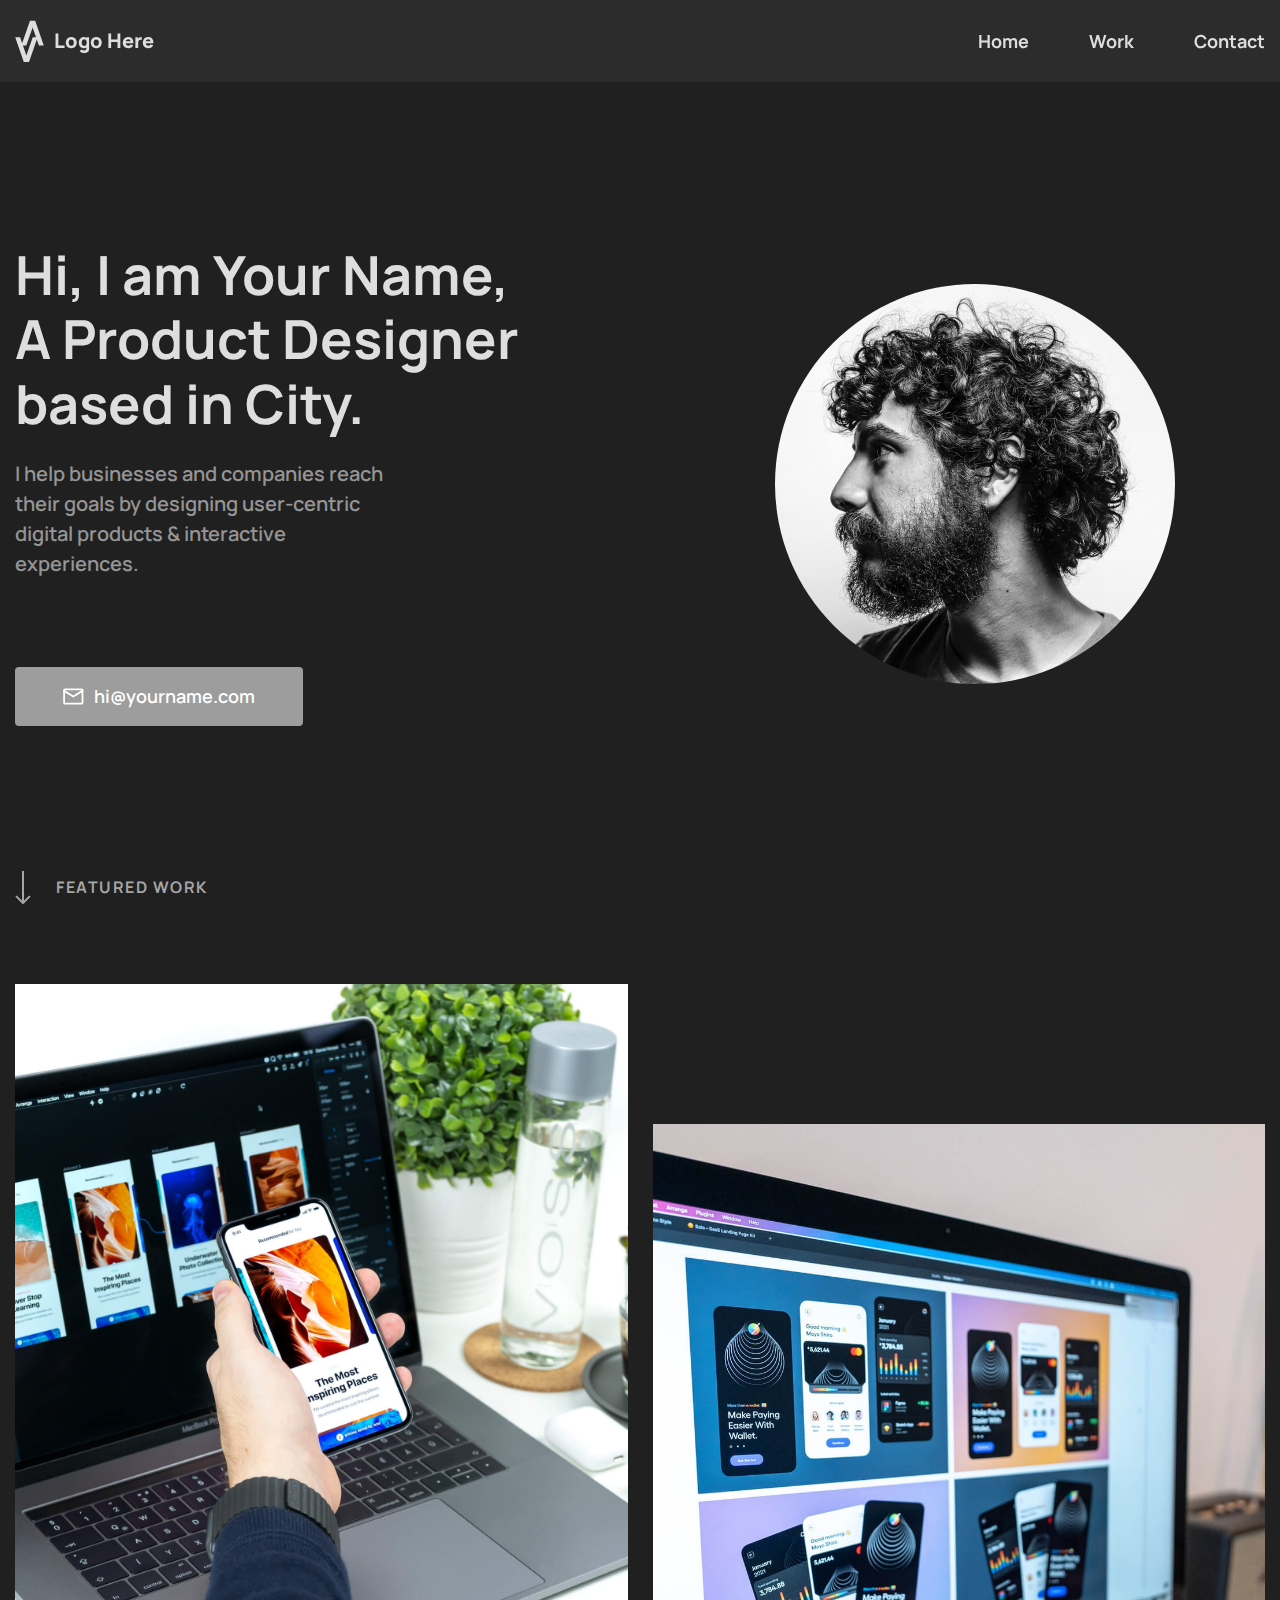
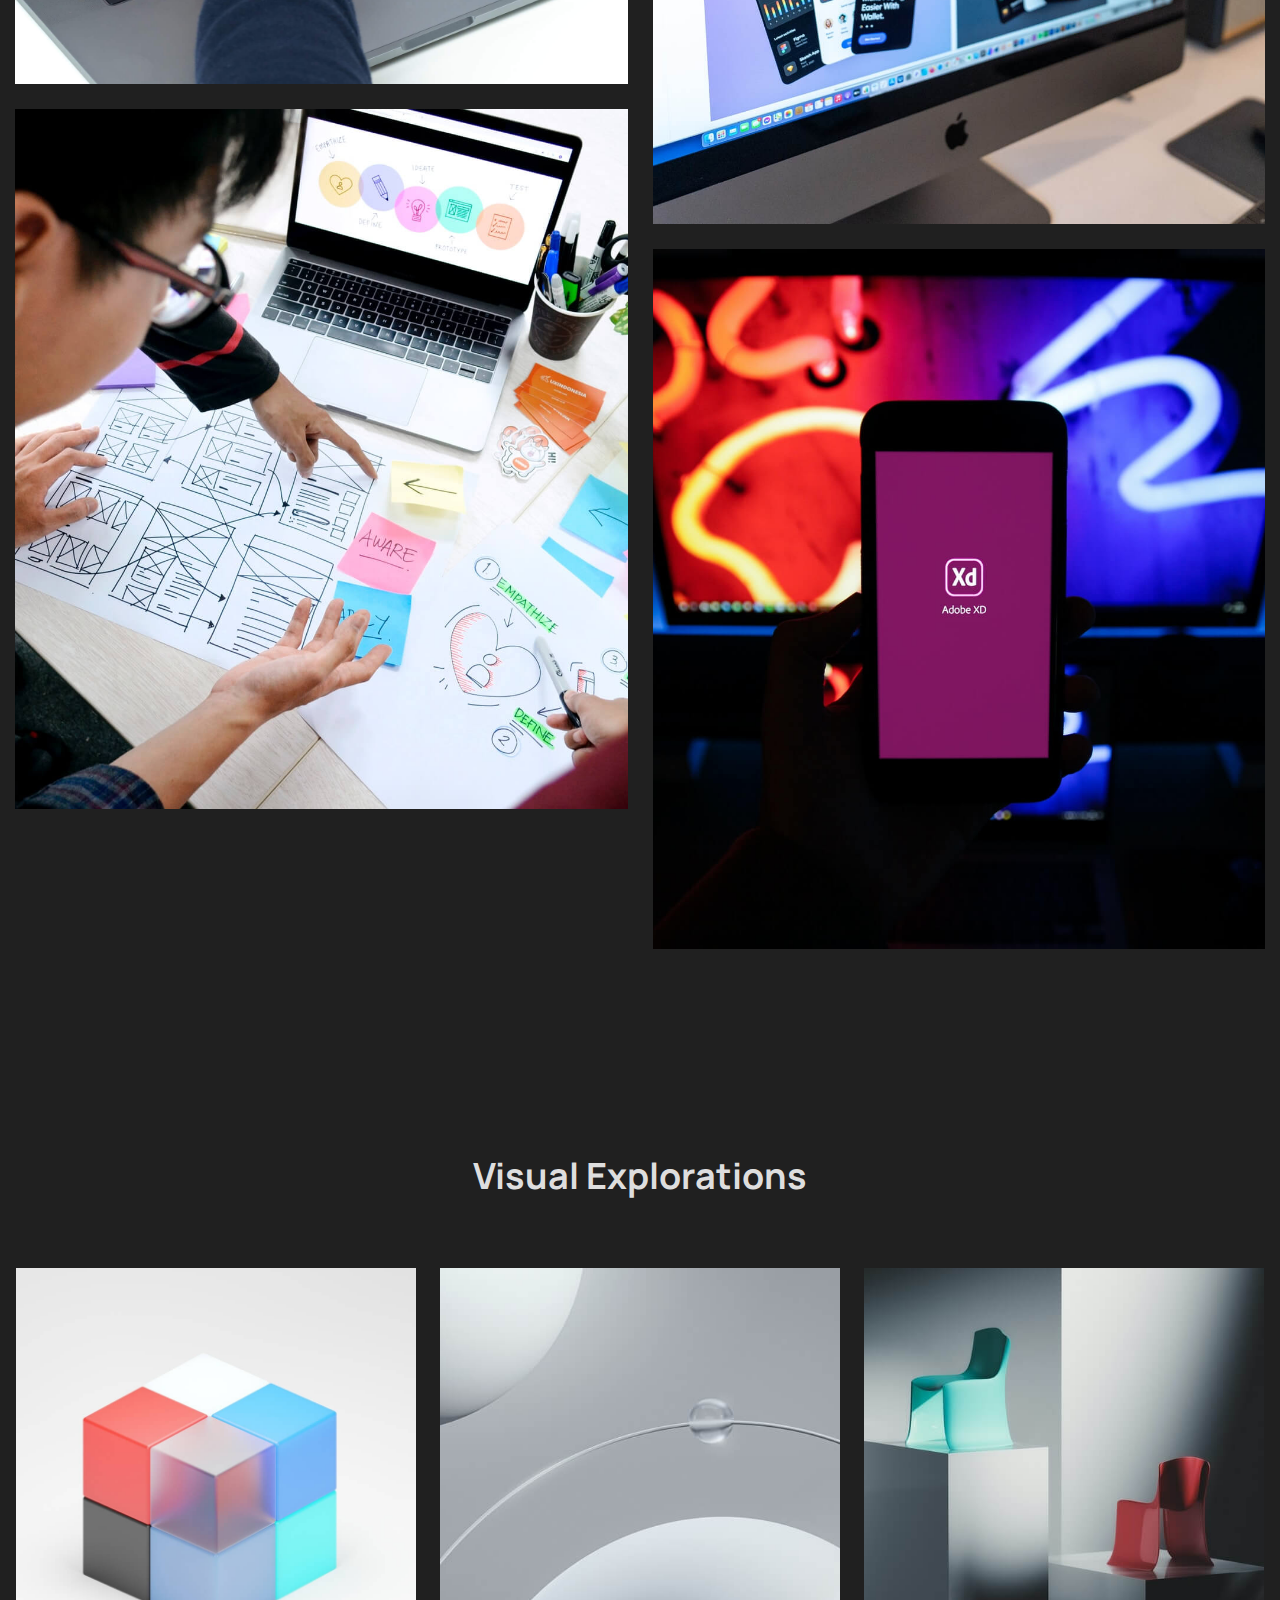
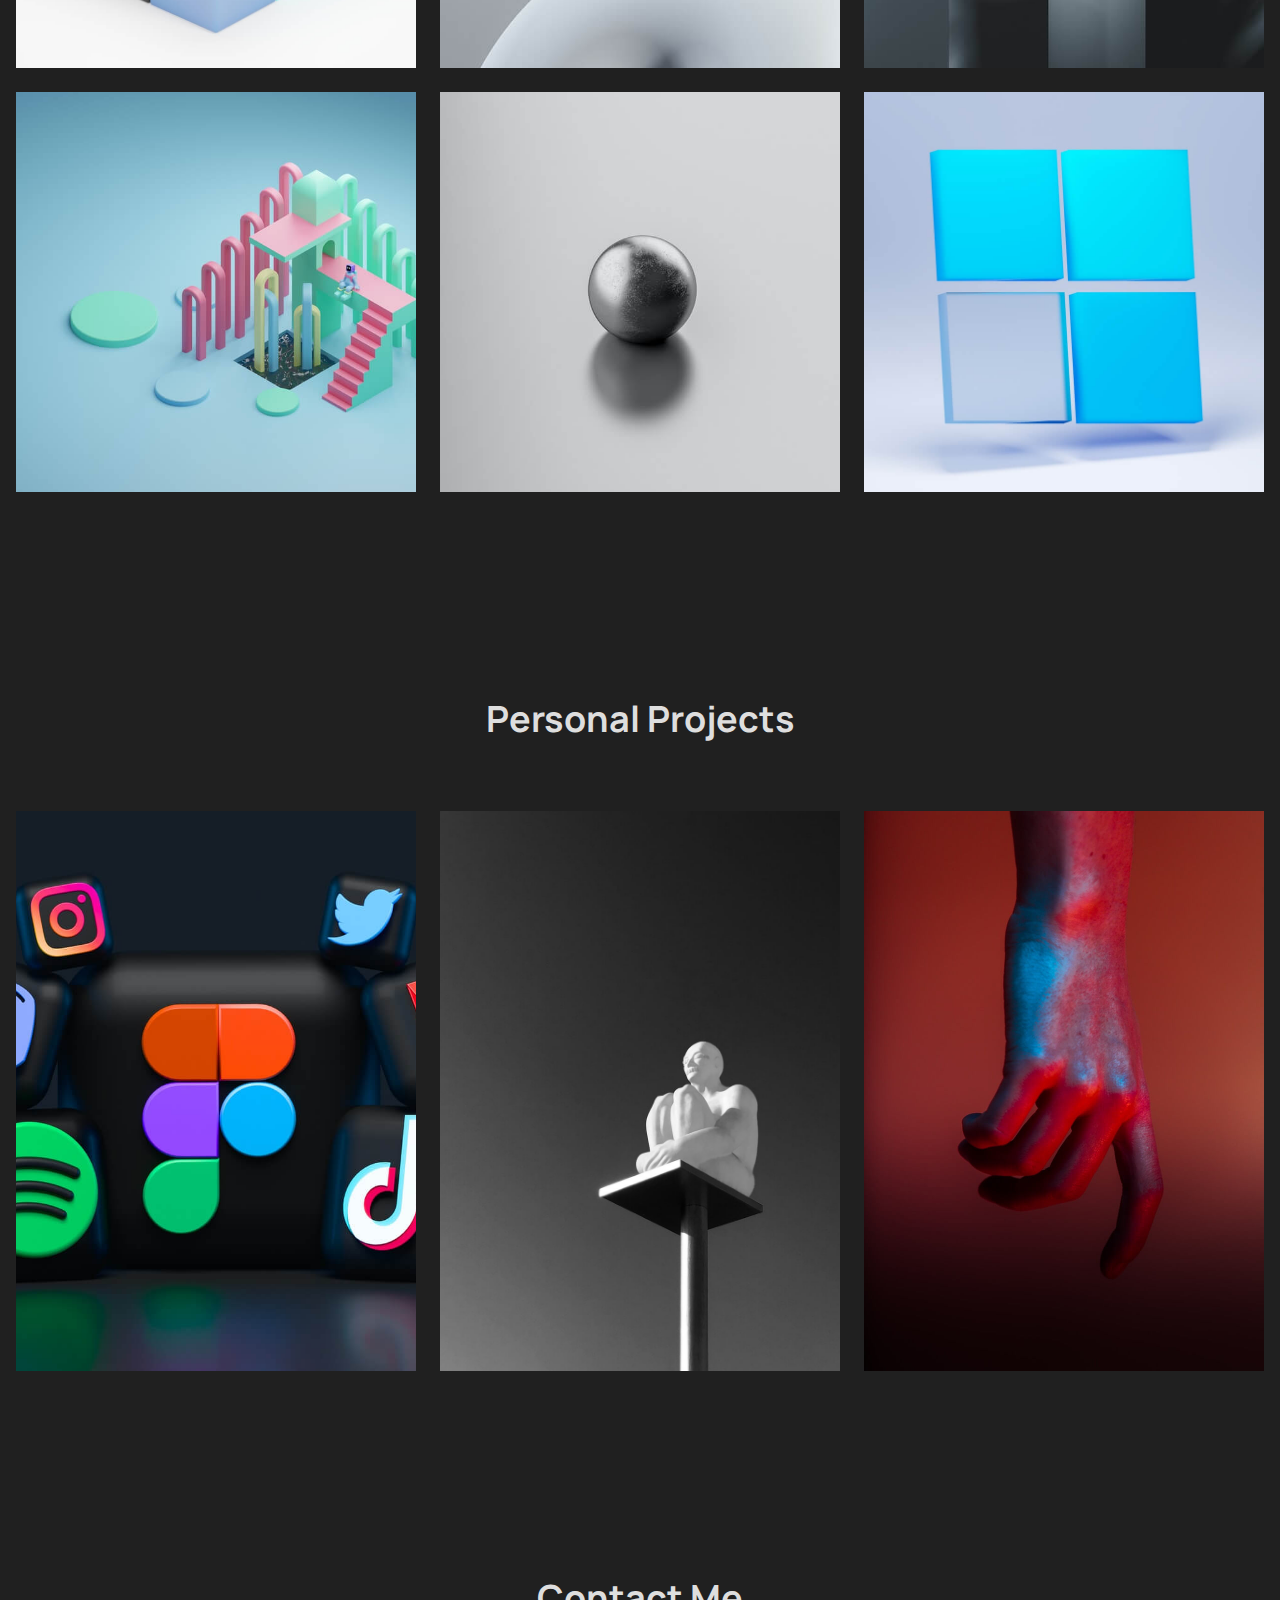
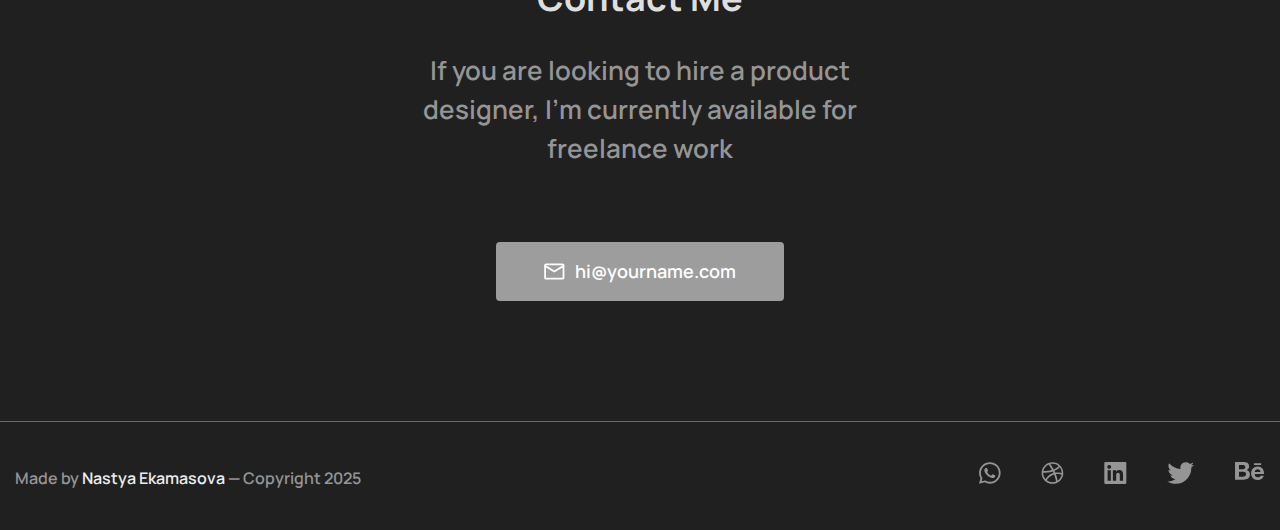
<file: index.html>
<!DOCTYPE html>
<html lang="en">
<head>
    <meta charset="UTF-8">
    <meta name="viewport" content="width=device-width, initial-scale=1.0">
    <title>Portfolio</title>
    <link rel="stylesheet" href="style.css">
</head>
<body>
    <header class="header">
        <div class="container">
            <a href="index.html" class="logo">
                <img src="images/logo.svg" alt="logo">
                Logo Here
            </a>
            <nav class="header__nav">
                <a href="#" class="header__link">Home</a>
                <a href="#" class="header__link">Work</a>
                <a href="#" class="header__link">Contact</a>
            </nav>
        </div>
    </header>

    <main class="main">
        <section class="welcome">
            <div class="container">
                <div class="welcome__descr">
                <h1 class="welcome__title">Hi, I am Your Name, A Product Designer based in City.</h1>
                <p class="welcome__text">I help businesses and companies reach their goals by designing user-centric digital products & interactive experiences.</p>
                <a class="btn welcome__btn" href="mailto:hi@yourname.com">hi@yourname.com</a>
            </div>
                <img src="images/me.jpg" alt="me" class="welcome__img">
            </div>
        </section>

    <section class="works">
        <div class="container">
            <button class="works__btn" type="button">
                <img class="works_icon" src="images/arrow.svg" alt="arrow">
                Featured Work</button>
                <div class="works__wrapper">
                    <a href="#" class="work">
                        <img class="work__img" src="images/work1.jpg" alt="">
                        <span class="work__name">InVersion</span>
                    </a>

                    <a href="#" class="work">
                        <img class="work__img" src="images/work2.jpg" alt="">
                        <span class="work__name">InVersion</span>
                    </a>

                    <a href="#" class="work">
                        <img class="work__img" src="images/work3.jpg" alt="">
                        <span class="work__name">InVersion</span>
                    </a>

                    <a href="#" class="work">
                        <img class="work__img" src="images/work4.jpg" alt="">
                        <span class="work__name">InVersion</span>
                    </a>
                </div>
        </div>
    </section>

    <section class="projects">
        <div class="container">
            <h2 class="title projects__title">Visual Explorations</h2>
            <div class="projects__wrapper">
                <img src="images/visual1.jpg" alt="" class="projects__img">
                <img src="images/visual2.jpg" alt="" class="projects__img">
                <img src="images/visual3.jpg" alt="" class="projects__img">
                <img src="images/visual4.jpg" alt="" class="projects__img">
                <img src="images/visual5.jpg" alt="" class="projects__img">
                <img src="images/visual6.jpg" alt="" class="projects__img">
            </div>
        </div>
    </section>

    <section class="projects projects--vertical">
        <div class="container">
            <h2 class="title projects__title">Personal Projects</h2>
            <div class="projects__wrapper">
                <img src="images/project1.jpg" alt="" class="projects__img">
                <img src="images/project2.jpg" alt="" class="projects__img">
                <img src="images/project3.jpg" alt="" class="projects__img">
            </div>
        </div>
    </section>
    
    <section class="contact">
        <div class="container">
             <h2 class="title contact__title">Contact Me</h2>
             <p class="contact__text">If you are looking to hire a product designer, I’m currently available for freelance work</p>
            <a class="btn contact__btn" href="mailto:hi@yourname.com">hi@yourname.com</a>
        </div>
    </section>

    <section class="footer">
        <div class="container">
            <p class="footer__copy">Made by <span>Nastya Ekamasova</span> — Copyright 2025</p>
            <div class="socials">
                <a href="#" class="socials__link">
                    <img src="images/social1.svg" alt="whatsapp" class="socials__img"></a>
                <a href="#" target="_blank" class="socials__link">
                    <img src="images/social2.svg" alt="" class="socials__img"></a>
                <a href="#" target="_blank" class="socials__link">
                    <img src="images/social3.svg" alt="in" class="socials__img"></a>
                <a href="#" target="_blank" class="socials__link">
                    <img src="images/social4.svg" alt="twitter" class="socials__img"></a>
                <a href="#" target="_blank" class="socials__link">
                    <img src="images/social5.svg" alt="behance" class="socials__img"></a>
            </div>

        </div>
    </section>

    </main>
</body>
</html>
</file>
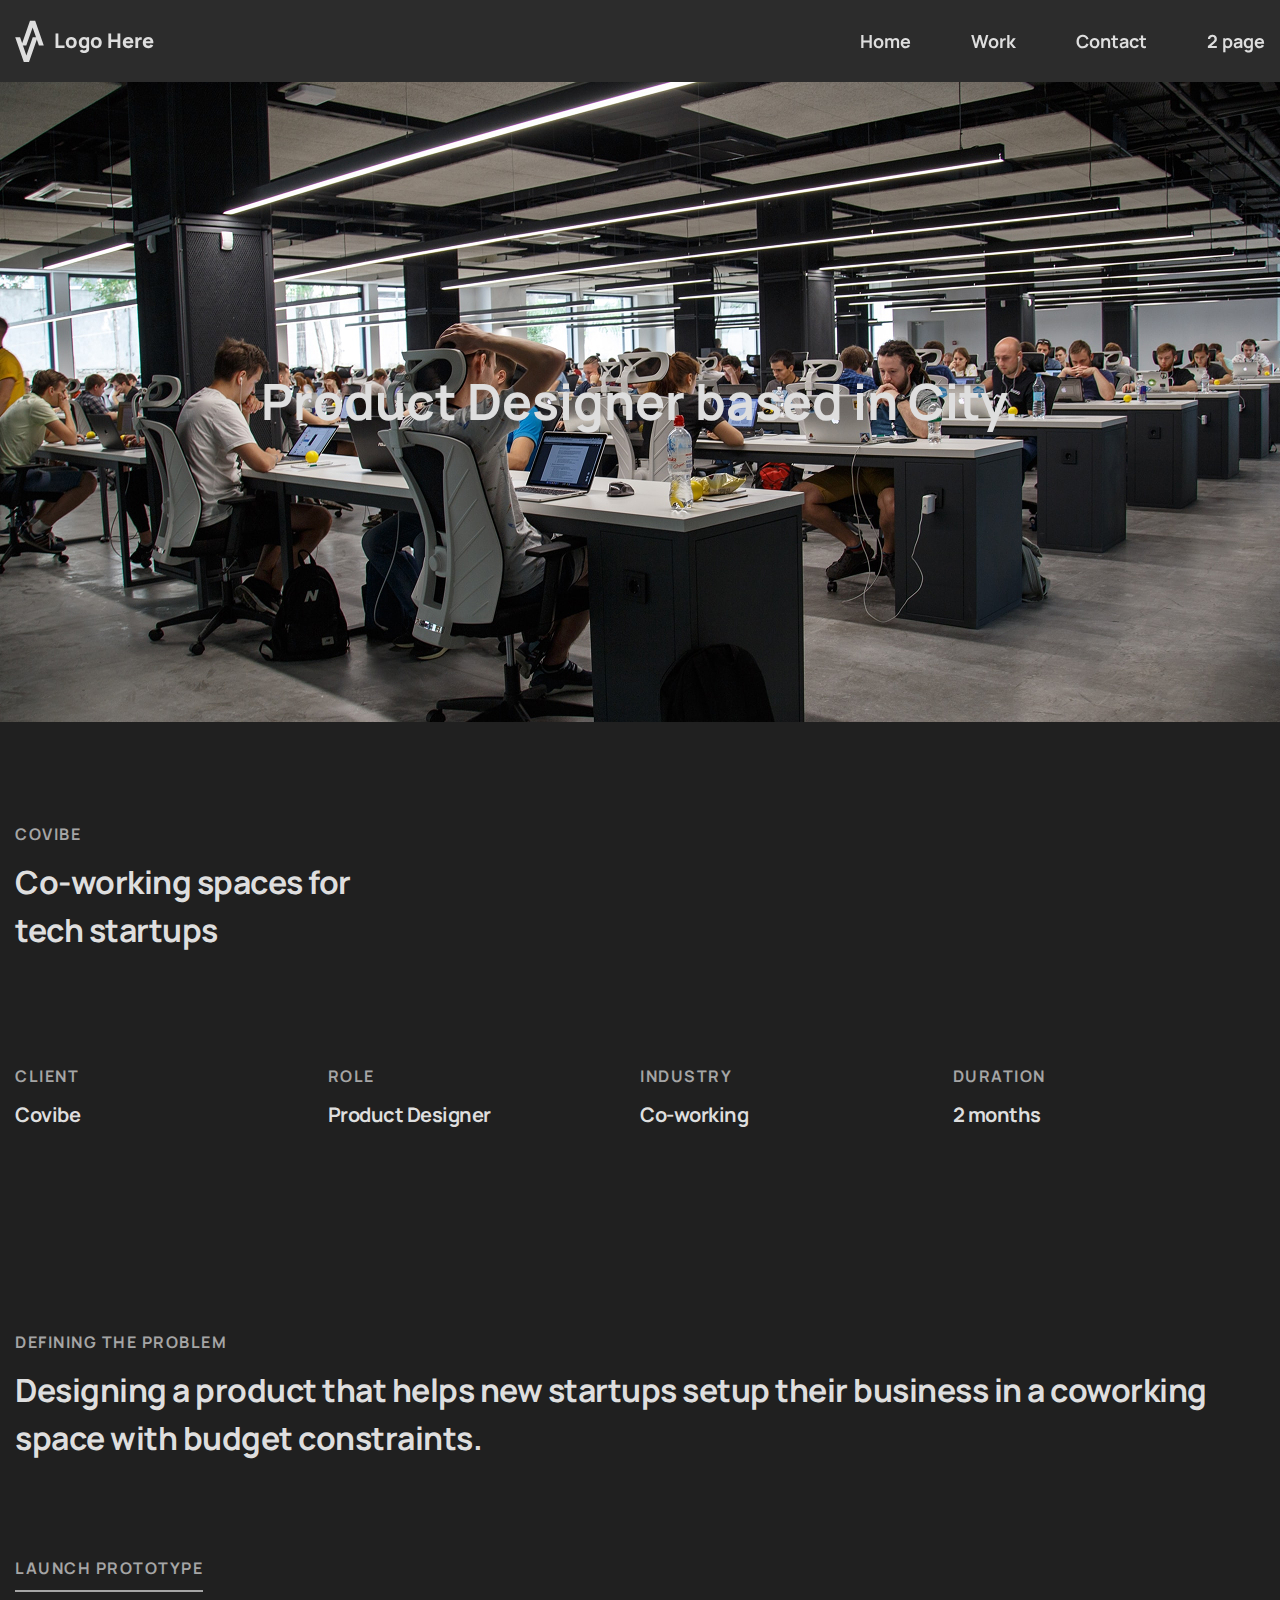
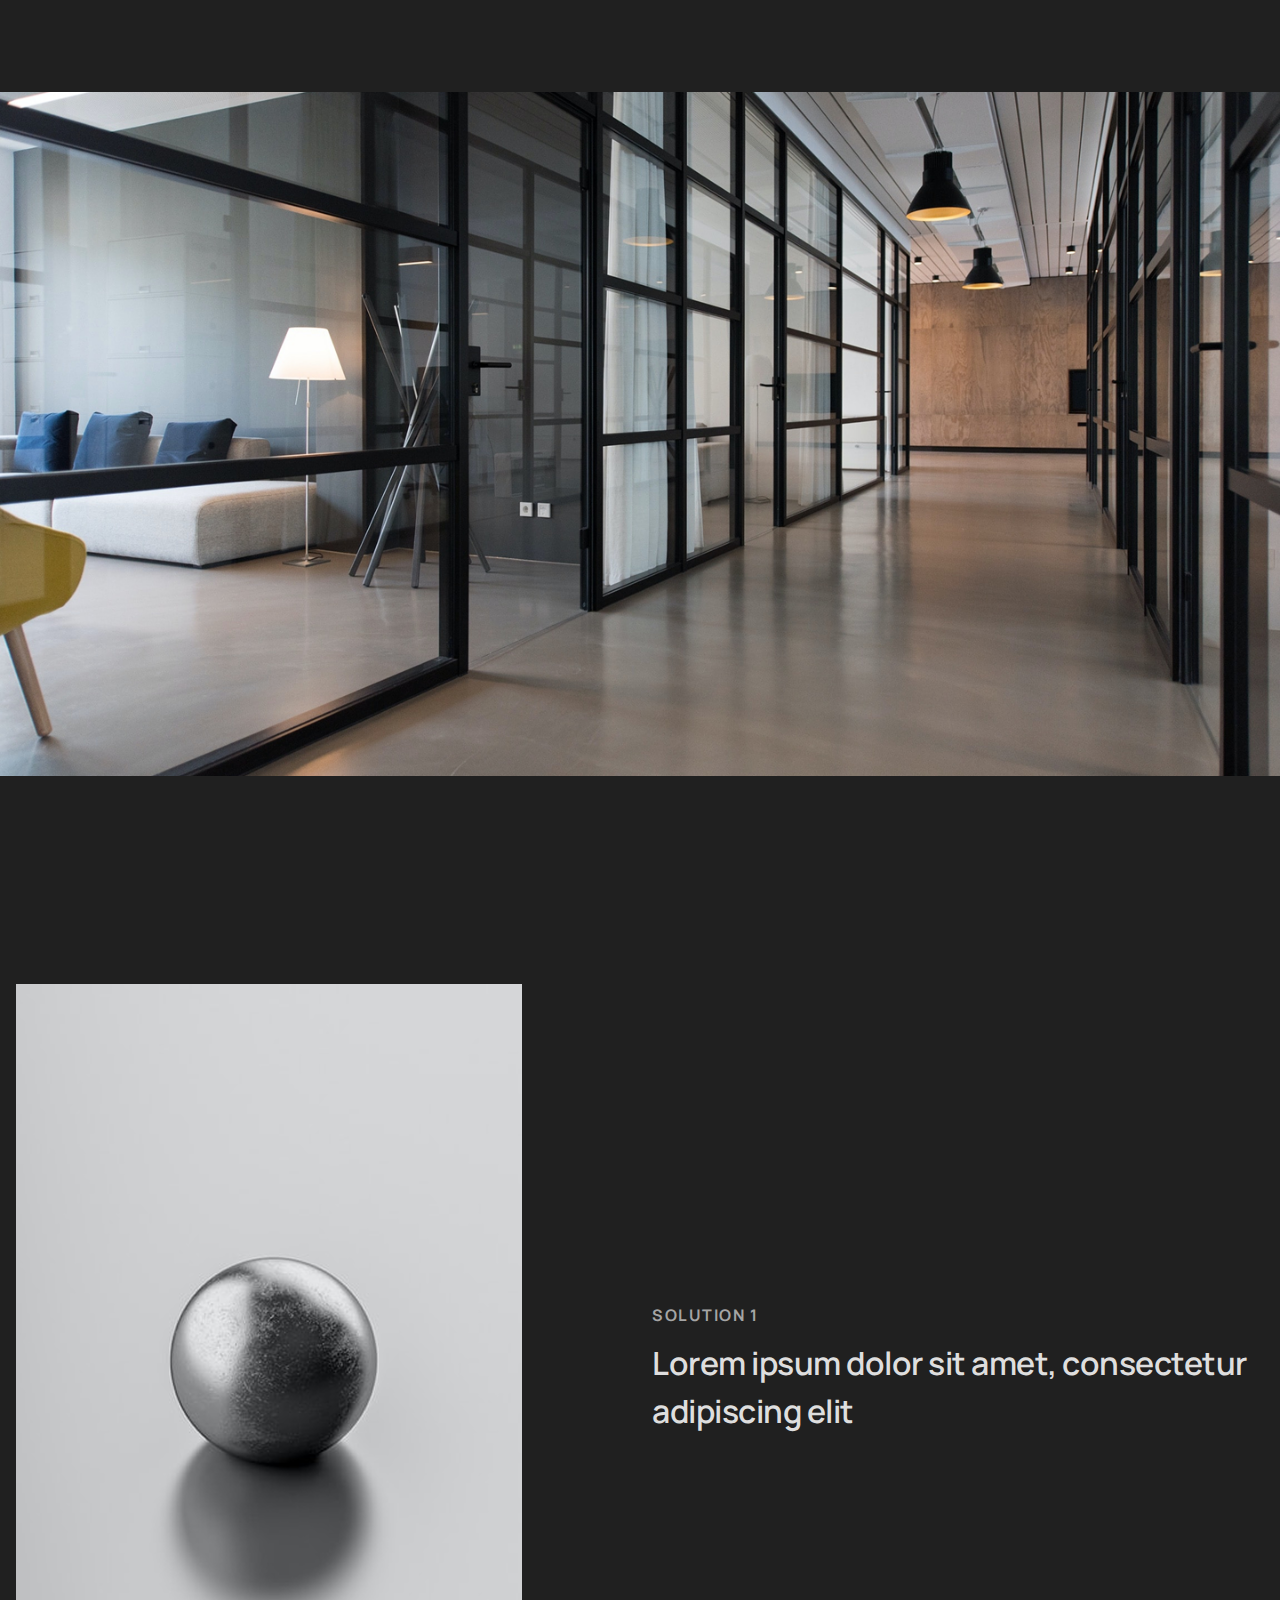
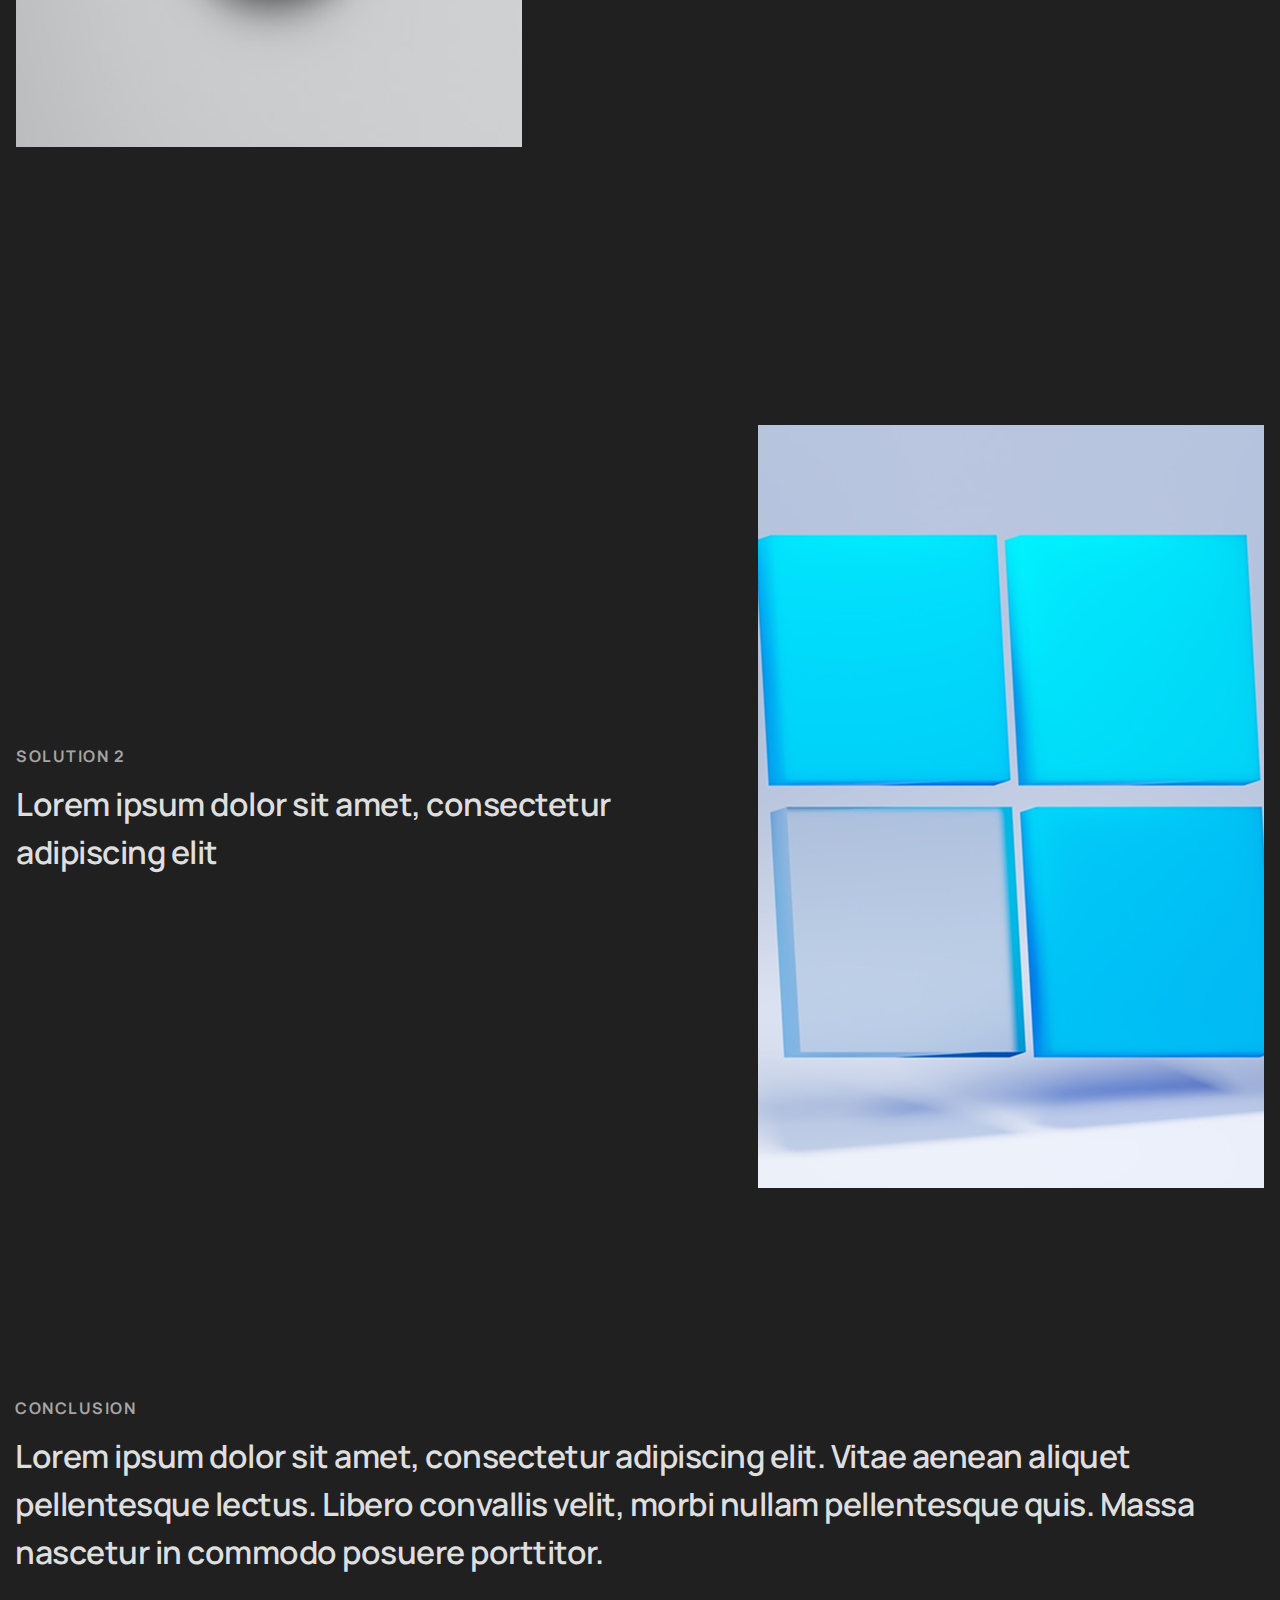
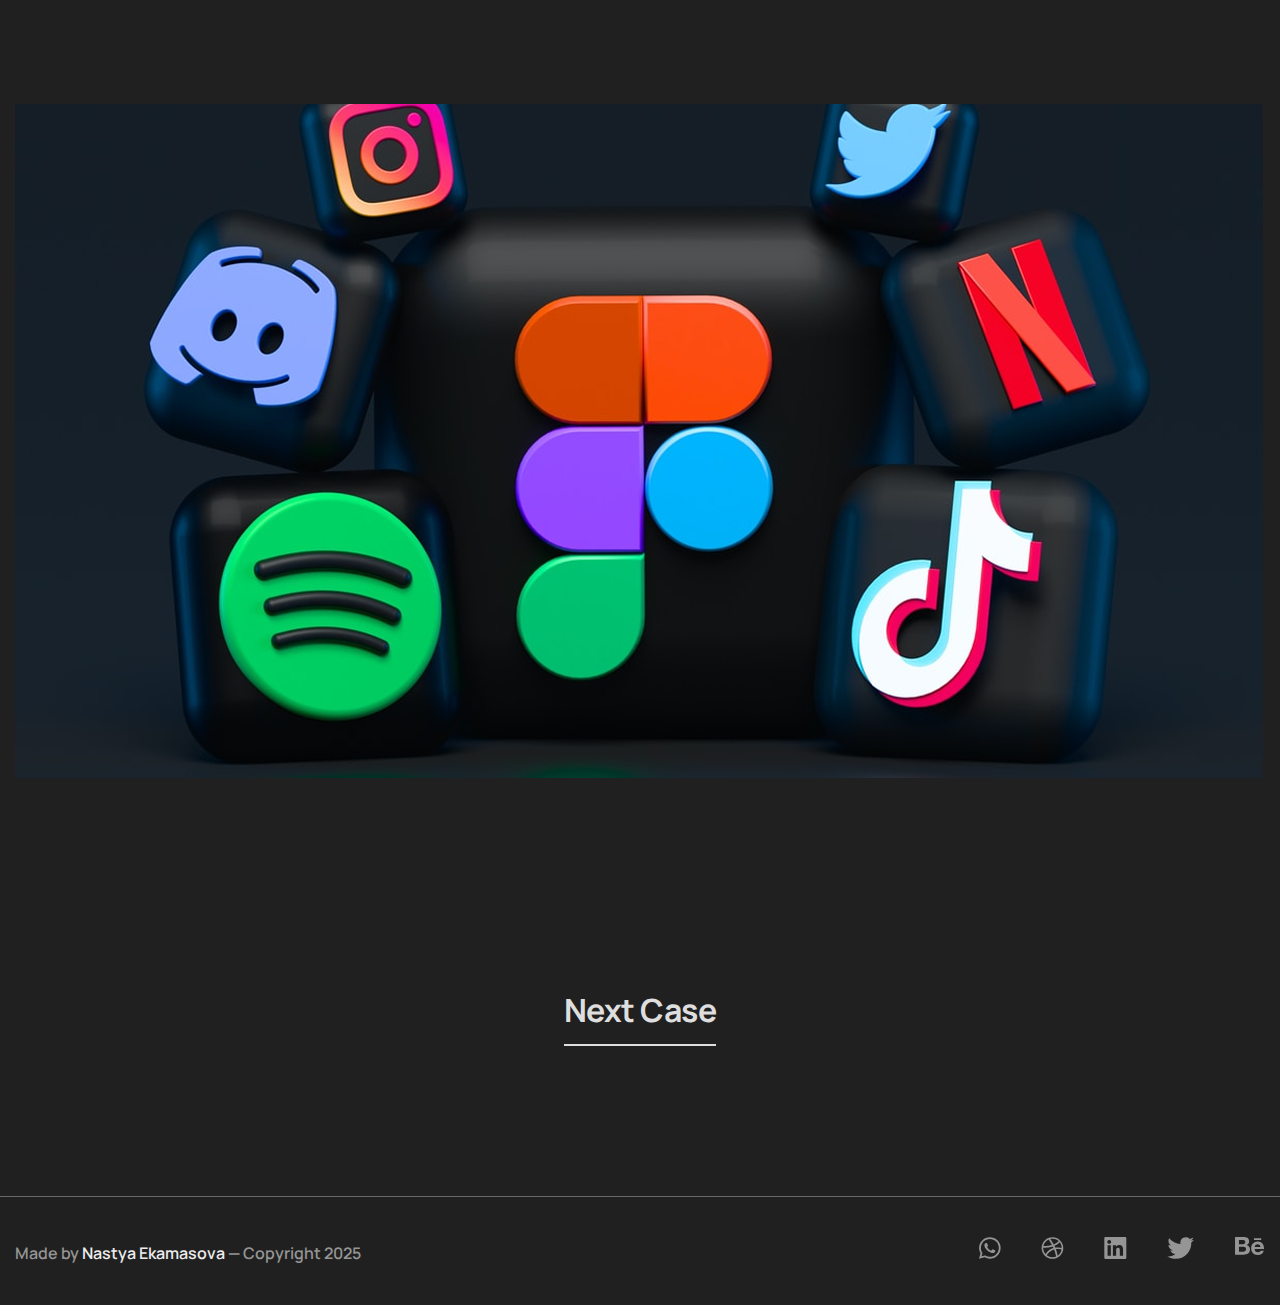
<file: page2.html>
<!DOCTYPE html>
<html lang="en">
<head>
    <meta charset="UTF-8">
    <meta name="viewport" content="width=device-width, initial-scale=1.0">
    <title>2 page</title>
    <link rel="stylesheet" href="style.css">
</head>
<body>
     <header class="header">
        <div class="container">
            <a href="index.html" class="logo">
                <img src="images/logo.svg" alt="logo">
                Logo Here
            </a>
            <nav class="header__nav">
                <a href="#home" class="header__link">Home</a>
                <a href="#works" class="header__link">Work</a>
                <a href="#contact" class="header__link">Contact</a>
                <a href="page2.html" class="header__link">2 page</a>
            </nav>

            <button type="button" class="menu-icon">
                <span></span>
            </button>
        </div>
    </header>
     <main class="main">
        <section class="first">
            <div class="container">
                <h1 class="first__title">Product Designer based in City.</h1>
            </div>
        </section>

        <section class="covibe">
            <div class="container">
                <div class="covibe__decr">
                      <div class="mini covibe__minititle">Covibe</div>
                    <h2 class="text covibe__text">Co-working spaces for tech startups</h2>
                </div>
              
                <div class="covibe__details">
                    <div class="detail">
                        <span class="detail__label">client</span>
                        <span class="detail__text">Covibe</span>
                    </div>
                    <div class="detail">
                        <span class="detail__label">role</span>
                        <span class="detail__text">Product Designer</span>
                    </div>
                    <div class="detail">
                        <span class="detail__label">industry</span>
                        <span class="detail__text">Co-working</span>
                    </div>
                    <div class="detail">
                        <span class="detail__label">duration</span>
                        <span class="detail__text">2 months</span>
                    </div>
                </div>
            </div>
        </section>

        <section class="problem">
            <div class="container">
                <div class="mini problem__minititle">defining the problem</div>
                <div class="text problem__text">Designing a product that helps new startups setup their business in a coworking space with budget constraints.</div>
            </div>
        </section>

        <section class="launch">
            <div class="container">
                <div class="mini launch__minititle">launch prototype</div>
            </div>
            <img src="images/launch.png" alt="" class="launch__img">
        </section>

        <section class="solution">
            <div class="container">
                <div class="solution__wrapper">
                <img src="images/Rectangle 9.png" alt="" class="solution__img">
                </div>
                <div class="solution__descr">
                      <div class="mini solution__minititle">solution 1</div>
                      <div class="text solution__text">Lorem ipsum dolor sit amet, consectetur adipiscing elit</div>
                </div>
            </div>
            <div class="container">
                <div class="solution__descr">
                      <div class="mini solution__minititle">solution 2</div>
                      <div class="text solution__text">Lorem ipsum dolor sit amet, consectetur adipiscing elit</div>
                </div>
                <div class="solution__wrapper">
                <img src="images/Rectangle 11.png" alt="" class="solution__img">
                </div>
            </div>
        </section>

        <section class="conclusion">
            <div class="container">
                <div class="mini conclusion__mimitittle">Conclusion</div>
                <div class="text conclusion__text">Lorem ipsum dolor sit amet, consectetur adipiscing elit. Vitae aenean aliquet pellentesque lectus. Libero convallis velit, morbi nullam pellentesque quis. Massa nascetur in commodo posuere porttitor.</div>
                <img src="images/Rectangle 12.png" alt="" class="conclusion__img">
                <div class="conclusion__nextcase">
                <a href="#" class="nextcase">Next Case</a>
                </div>
            </div>
        </section>

         <section class="footer">
        <div class="container">
            <p class="footer__copy">Made by <span>Nastya Ekamasova</span> — Copyright 2025</p>
            <div class="socials">
                <a href="#" class="socials__link">
                    <img src="images/social1.svg" alt="whatsapp" class="socials__img"></a>
                <a href="#" target="_blank" class="socials__link">
                    <img src="images/social2.svg" alt="" class="socials__img"></a>
                <a href="#" target="_blank" class="socials__link">
                    <img src="images/social3.svg" alt="in" class="socials__img"></a>
                <a href="#" target="_blank" class="socials__link">
                    <img src="images/social4.svg" alt="twitter" class="socials__img"></a>
                <a href="#" target="_blank" class="socials__link">
                    <img src="images/social5.svg" alt="behance" class="socials__img"></a>
            </div>
        </div>
    </section>
</body>
</html>
</file>
<file: style.css>
@import url('https://fonts.googleapis.com/css2?family=Manrope:wght@200..800&display=swap');

/* --------
Общие стили
---------- */
html {
    scroll-behavior: smooth;
}
body {
    margin: 0;

    color: #959595;
    font-family: "Manrope", sans-serif;
    font-weight: 600;
    font-size: 20px;
    line-height: 1.5;
    background-color: #202020;
}

a {
    color: #DEDEDE;
    text-decoration: none;
    transition: opacity 0.3s;
}

a:hover {
    opacity: 0.8;
}

.container{
    max-width: 1250px;
    margin-left: auto;
    margin-right: auto;
    padding: 0 15px;
}

img {
    max-width: 100%;
}

.btn {
font-size: 18px;
color: #FFFFFF;
/* Btn */
display: inline-flex;
padding: 16px 48px;
gap: 10px;
background: #9D9D9D;
border-radius: 4px;
align-items: center;
}

.btn:hover {
    opacity: 0.8;
}

.btn::before {
content: "";
background-image: url(images/mail.svg);
width: 21px;
height: 21px;
background-size: contain;
background-position: center;
background-repeat: no-repeat;
}

.title {
    font-size: 36px;
    text-align: center;  
    color: #DEDEDE;
    margin-top: 0;
}
/* 2page общие стили */
.text {
    font-size: 32px;
    letter-spacing: -0.5px;
    color: #DEDEDE;
    margin: 0;
}
.mini {
font-weight: 700;
font-size: 16px;
letter-spacing: 1.5px;
text-transform: uppercase;
color: #DEDEDE;
opacity: 0.7;
margin: 0;
}


/* --------
HEADER
---------- */

.header {
    position: relative;
    background: rgba(50, 50, 50, 0.7);
    backdrop-filter: blur(10px);
    padding: 20px 0;
}

.header .container {
    display: flex;
    align-items: center;
    justify-content: space-between;
}

.logo {
    font-weight: 800;
    display: flex;
    align-items: center;
    gap: 10px;
}

.header__nav {
    display: flex;
    gap: 60px;
}

.header__link {
    font-weight: 700;
    font-size: 18px;
    line-height: 25px;
}

/* --------
burger menu
---------- */
.menu-icon {
  position: absolute;
  top: 25px;
  right: 20px;
  width: 30px;
  height: 22px;
  background: transparent;
  border: none;
  cursor: pointer;
  display: none; /* по умолчанию скрыта, показывается в media */
}

/* Линии */
.menu-icon::before,
.menu-icon::after,
.menu-icon span {
  content: "";
  position: absolute;
  left: 0;
  width: 100%;
  height: 3px;
  background-color: #fff;
  transition: all 0.3s ease;
}

/* создаём среднюю линию через span */
.menu-icon span {
  top: 50%;
  transform: translateY(-50%);
}

/* верхняя и нижняя */
.menu-icon::before {
  top: 0;
}
.menu-icon::after {
  bottom: 0;
}

/* состояние крестика */
.menu-icon--active::before {
  transform: translateY(9px) rotate(45deg);
}
.menu-icon--active::after {
  transform: translateY(-9px) rotate(-45deg);
}
.menu-icon--active span {
  opacity: 0;
}

/* --------
WELCOME
---------- */
.welcome {
    margin-top: 160px;
}

.welcome .container {
display: flex;
align-items: center;
justify-content: space-between;
}

.welcome__title {
width: 510px;
font-weight: 700;
font-size: 54px;
line-height: 1.19;
color: #DEDEDE;
margin-bottom: 24px;
margin-top: 0;
}

.welcome__text {
width: 395px;
margin-bottom: 88px;
}

.welcome__img {
    width: 400px;
    height: 400px;
    border-radius: 50%;

    object-fit: cover;
    object-position: center;
    margin-right: 90px;
}

/* --------
WORKS
---------- */

.works {
    margin-top: 145px;
}

.works__btn {
    display: inline-flex;
    align-items: center;
    gap: 25px;
    background-color: transparent;
    border: none;
    padding: 0;
    margin-bottom: 80px;

    font-family: 'Manrope';
    font-weight: 700;
    font-size: 16px;
    letter-spacing: 1.5px;
    text-transform: uppercase;
    color: #DEDEDE;
    opacity: 0.7;
}

.works__wrapper {
    display: grid;
    grid-template-columns: 1fr 1fr;
    gap: 25px;
    padding-top: 140px;
}

.work {
    position: relative;
    height: 700px;
}

.work:nth-child(odd) {
    top: -140px;
}

.work:hover {
    opacity: 1;
}

.work__img {
    width: 100%;
    height: 100%;
    object-fit: cover;
    object-position: center;
}

.work__name {
    opacity: 0;
    position: absolute;
    left: 0;
    top: 0;
    width: 100%;
    height: 100%;
    transition: opacity 0.3s;

    display: flex;
    align-items: center;
    justify-content: center;

    font-weight: 700;
    font-size: 40px;

    background-color: rgba(0, 0, 0, 0.6)
}

.work:hover .work__name {
    opacity: 1;
}

/* --------
PROJECTS
---------- */

.projects {
    margin-top: 200px;
}

.projects__title {
    margin-bottom: 65px;
}

.projects__wrapper {
    display: flex;
    justify-content: center;
    flex-wrap: wrap;
    gap: 24px;
}

.projects__img {
    width: 400px;
    height: 400px;
    object-fit: cover;
    object-position: center;
}

.projects--vertical .projects__img {
    height: 560px;
}

/* --------
CONTACT
---------- */

.contact {
margin-top: 200px;
margin-bottom: 120px;
}

.contact .container {
max-width: 520px;
text-align: center;
}

.contact__text {
    font-size: 26px;
}

.contact__title {
    margin-bottom: 24px;
}

.contact__btn {
    margin-top: 48px;
}

/* --------
FOOTER
---------- */

.footer {
    padding: 40px 0;
    border-top: 1px solid #696969;
}

.footer .container {
    display: flex;
    justify-content: space-between;
    align-items: baseline;
}

.footer__copy {
    font-size: 16px;
    margin: 0;
}

.footer__copy span {
    color: #ECECEC;
}

.socials {
    display: flex;
    gap: 40px;
}

.socials__img {
    display: flex;
}


/* 2page */
.first {
    background-image: url('../images/first.jpg');
    width: 100%;
    background-size: cover;
    background-position: center;
    height: 640px;
    position: relative;
}
.first .container {
    display: flex;
    align-items: center;
    justify-content: center;
    align-items: center;
    text-align: center;
    height: 100%;
}
.first__title {
    font-size: 50px;
    font-weight: 700;
    line-height: 1.19;
    color: #DEDEDE;
}

/* Covibe */
.covibe .container{
    margin-top: 100px;
}
.covibe__text {
    width: 340px;
    margin-top: 12px;
}
.covibe__details {
    display: grid;
    grid-template-columns: repeat(4, 1fr);
    margin-top: 110px;
}
.detail {
    display: flex;
    flex-direction: column;
    min-width: 66px;
}
.detail__text {
    font-weight: 700;
    letter-spacing: -0.5px;
    color: #DEDEDE;
    margin-top: 12px;

}
.detail__label {
    font-weight: 700;
    font-size: 16px;
    letter-spacing: 1.5px;
    text-transform: uppercase;
    color: #DEDEDE;
    opacity: 0.7;
}


/* PROBLEM */
.problem .container {
    margin-top: 200px;
}

.problem__minititle {
    font-weight: 700;
    font-size: 16px;
    letter-spacing: 1.5px;
    text-transform: uppercase;
    color: #DEDEDE;
    opacity: 0.7;
}
.problem__text {
    font-weight: 700;
    letter-spacing: -0.5px;
    color: #DEDEDE;
    margin-top: 12px;
}

/* LAUNCH */
.launch {
    margin-top: 90px;
}
.launch__img {
    width: 100%;
    margin-top: 100px;
}
.launch__minititle {
    display: inline-block;
    border-bottom: 2px solid;
    padding-bottom: 10px;
}

/* SOLUTION */
.solution {
    display: flex;
    align-items: center;
    flex-direction: column;
    padding: 200px 0;
    gap: 270px;
}
.solution .container {
    display: flex;
    align-items: center;
    justify-content: center;
    gap: 130px;
}
.solution__text {
    margin-top: 12px;
    width: 612px;
}

/* Conclusion */
.conclusion__text {
    margin-top: 12px;
}
.conclusion__img {
    width: 1248px;
    margin-top: 128px;
}
.conclusion__nextcase {
    margin-top: 200px;
    margin-bottom: 150px;
    display: flex;
    justify-content: center;
}
.nextcase {
    font-weight: 700;
    font-size: 32px;
    letter-spacing: -0.5px;
    border-bottom: 2px solid;
    padding-bottom: 10px;
}

@media (max-width: 1100px) {
    .welcome__img {
        margin-right: 0;
    }
}

@media (max-width: 950px) {
    .welcome {
        margin-top: 70px;
    }
    .welcome .container {
        flex-direction: column-reverse;
        gap: 65px;
    }
    .welcome__descr {
        text-align: center;
    }
    .welcome__title {
        width: auto;
    }
    .welcome__text {
        width: auto;
        margin-bottom: 50px;
    }   
    .work {
        height: 600px;
    }
    .work__name {
        opacity: 1;  
    }

   /*  2page */
    .solution {
        gap: 100px;
    }
    .solution .container {
        flex-direction: column;
        gap: 40px;
    }
    .text {
        font-size: 30px;
    }
    .solution__text {
        text-align: center;
        width: auto;
    }
    .solution__minititle {
        text-align: center;
    }
    .solution__wrapper {
        order: 1;
    }
    .solution__img {
        max-width: 400px;
    }
    .conclusion__nextcase {
        margin-top: 100px;
    }
}

@media (max-width: 850px) {
    .projects__img {
        height: 300px;
        width: 300px;
    }
    .works, .projects, .contact {
        margin-top: 100px;
    }
}

@media (max-width: 770px) {
    .welcome__title {
        font-size: 36px;
    }
   /*  2page */
   .first__title {
    font-size: 40px;
   }
    .covibe__details {
        grid-template-columns: 1fr 1fr;
        gap: 20px;
    }
    .detail__text {
        margin-top: 6px;
    }
}

@media (max-width: 700px) {
    .footer .container {
        flex-direction: column-reverse;
        align-items: center;
        gap: 30px;
    }
}

@media (max-width: 650px) {
     .header__nav {
        display: none;
    }
    .menu-icon {
        position: absolute;
        display: block;
        right: 20px;
        top: 28px;
    }
    .header--mobile .header__nav {
        display: flex;
        flex-direction: column;
        gap: 20px;
    }
    .header--mobile .container {
        flex-direction: column;
        align-items: flex-start;
        gap: 20px;
    }
    .projects__img {
        width: 100%;
        height: 360px;
    }
    .works__wrapper {
        grid-template-columns: 1fr;
        padding-top: 0px;
    }
    .work:nth-child(odd) {
        top: 0;
    }

 /*    2page */
    .first__title {
        font-size: 35px;

    }
    .covibe__details {
        margin-top: 80px;
    }
    .problem .container {
        margin-top: 150px;
    }
    .launch {
        margin-top: 150px;
    }
    .launch__img {
        margin-top: 50px;
    }
    .text {
        font-size: 24px;
    }
    .solution {
        padding: 150px 0;
    }
    .nextcase {
        font-size: 26px;
    }
}

@media (max-width: 500px) {
    .welcome__img {
        width: 240px;
        height: 240px;
    }
    .btn {
        padding: 16px 20px;
    }
    .works__btn {
        margin-bottom: 40px;
    }
    .work__name {
        font-size: 28px;
    }
    .title {
        font-size: 28px;
    }
    .projects__title {
        margin-bottom: 35px;
    }
    .contact__title {
        margin-bottom: 12px;
    }
    .contact .container {
        max-width: 270px;
    }
    .contact__text {
        font-size: 18px;
    }
    .contact {
        margin-bottom: 100px;
    }

/*     2 page */
    .solution__img {
        max-width: 350px;
        width: 100%;
    }
    .mini {
        font-size: 14px;
    }
    .text {
        font-size: 19px;
    }
    .detail__label {
        font-size: 14px;
    }
    .detail__text {
        font-size: 16px;
    }
    .solution__img {
        max-width: 250px;
    }
}


@media (max-width: 450px) {
    .welcome__title {
        font-size: 26px;
    }
}
</file>
